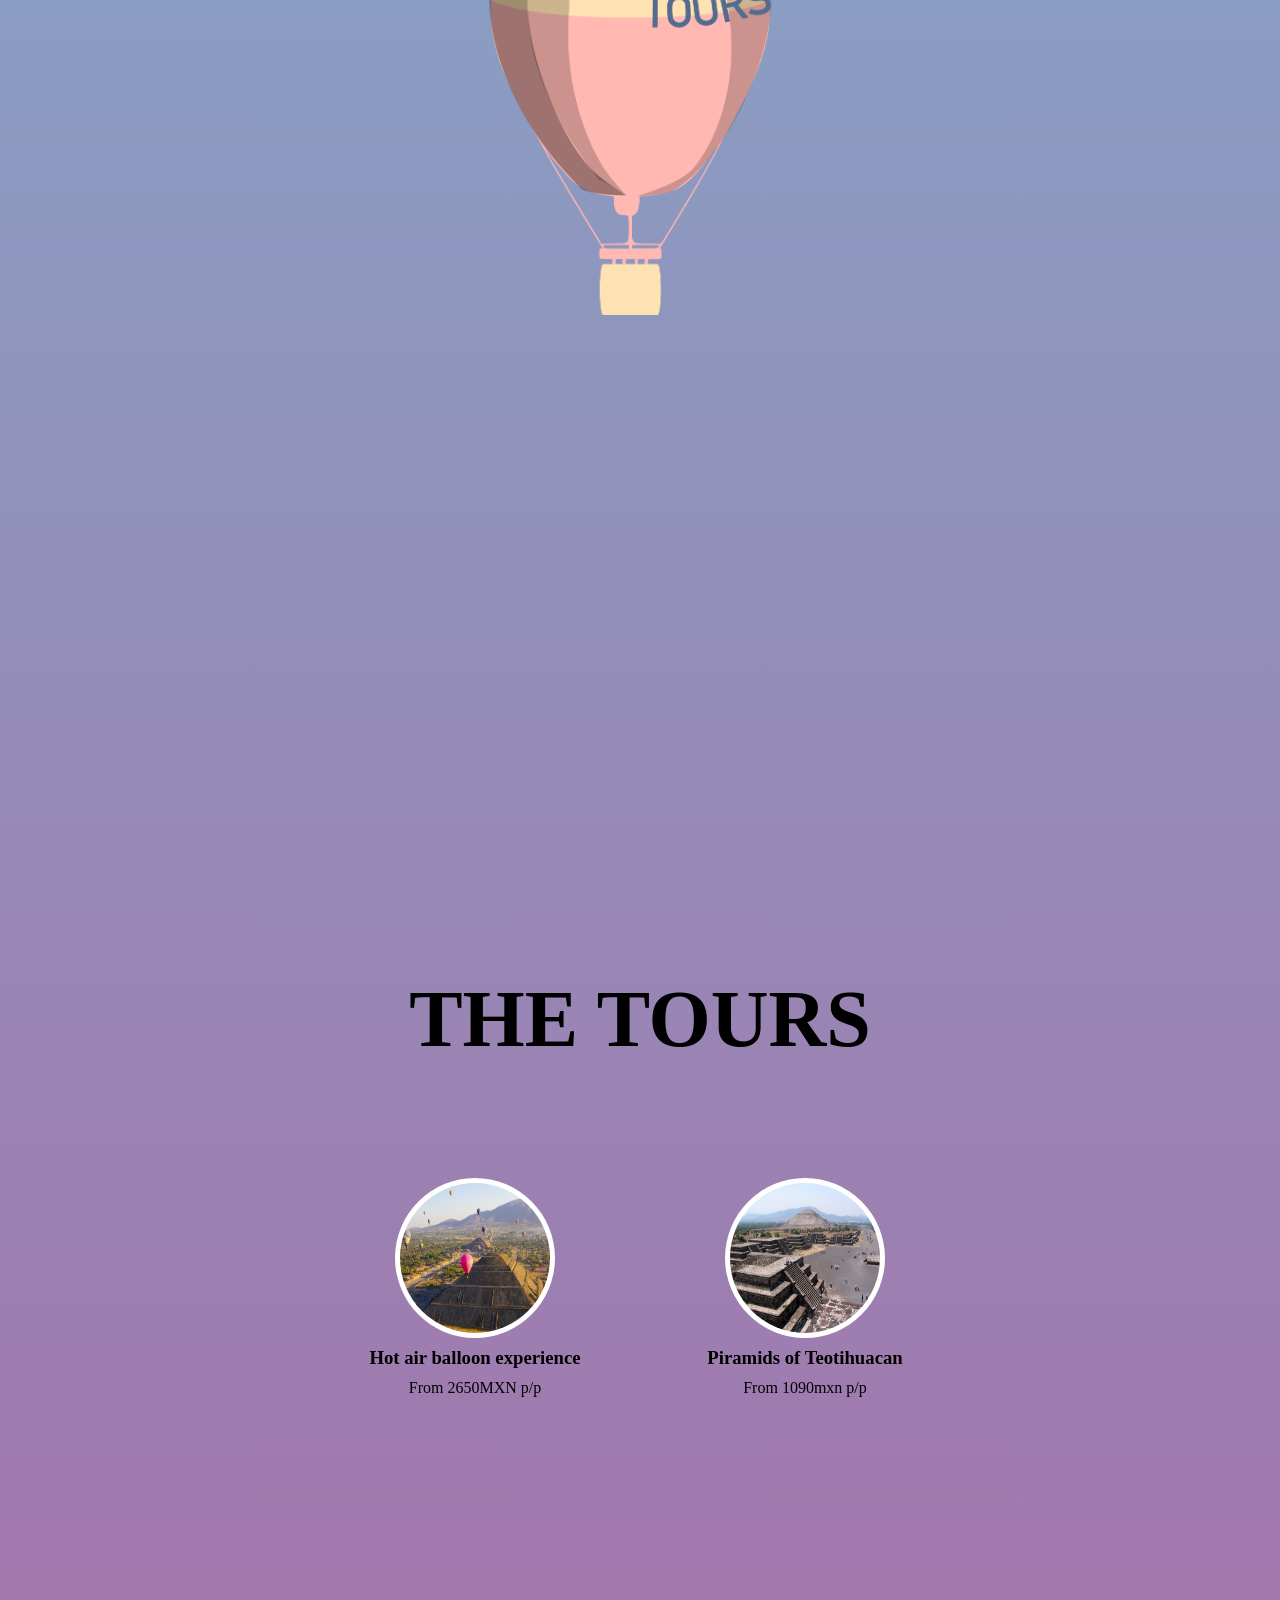
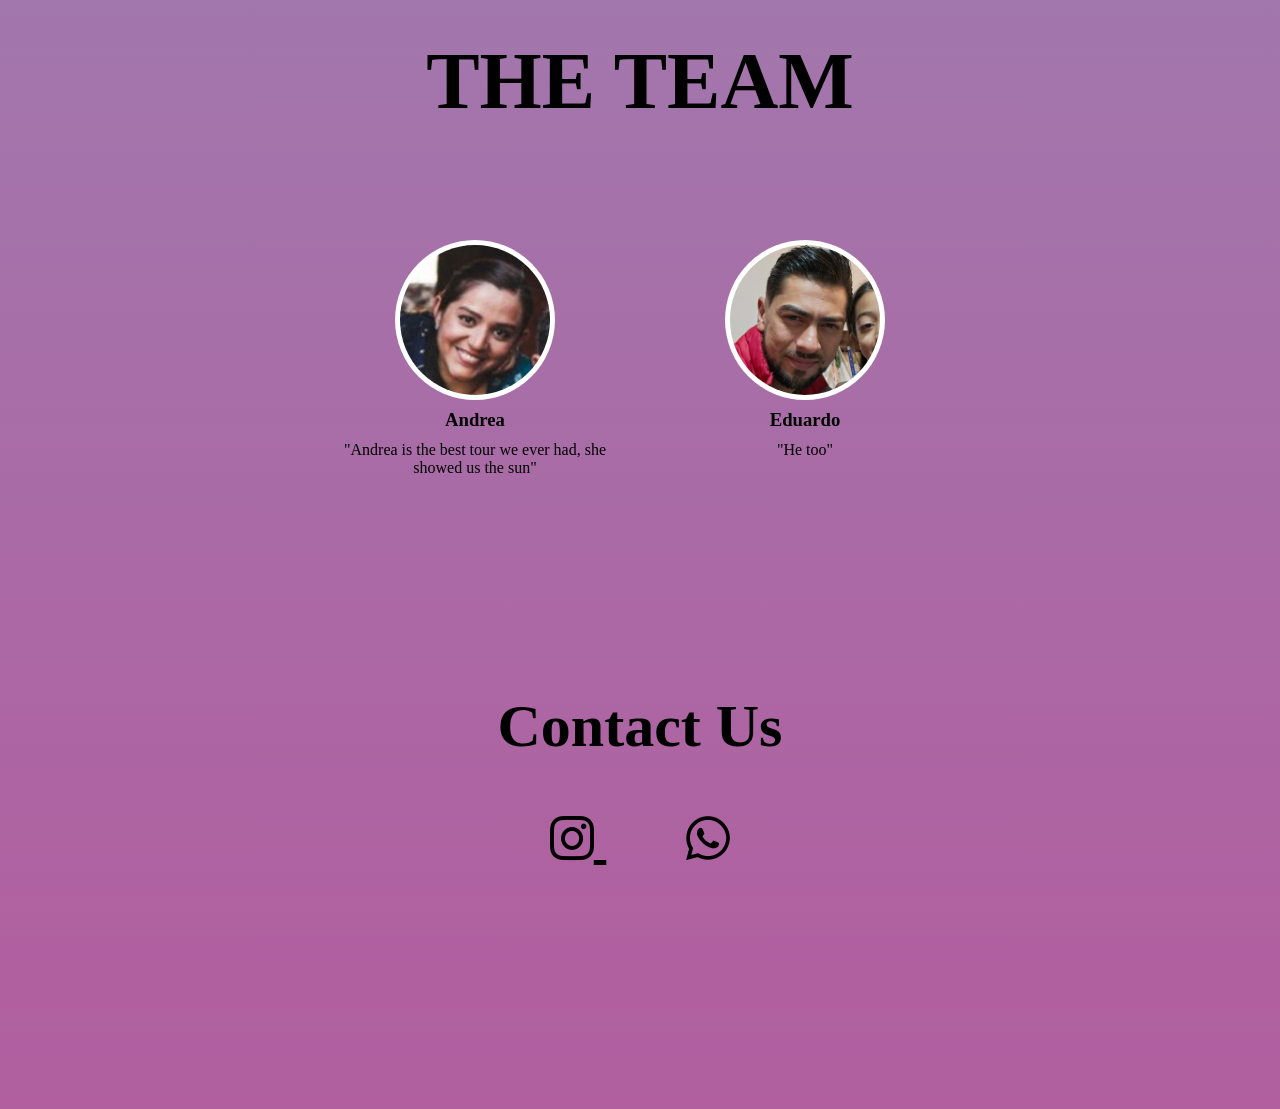
<file: index.html>
<!DOCTYPE html>
<html lang="en">
<head>
    <meta charset="UTF-8">
    <meta name="viewport" content="width=device-width, initial-scale=1.0">
    <title>Tour Company</title>
    <link rel="stylesheet" href="style.css">
    <link rel="preconnect" href="https://fonts.googleapis.com">
    <link rel="preconnect" href="https://fonts.gstatic.com" crossorigin>
    <link href="https://fonts.googleapis.com/css2?family=Lato:ital,wght@0,100;0,300;0,400;0,700;0,900;1,100;1,300;1,400;1,700;1,900&display=swap" rel="stylesheet">
    <link rel="stylesheet" href="https://cdnjs.cloudflare.com/ajax/libs/font-awesome/6.1.1/css/all.min.css">

</head>
<body>
    <div id="balloon"></div>
    <div class="clouds"></div>
    <div class="clouds"></div>
    <div class="clouds"></div> 
    <div class="clouds"></div>
    <div class="clouds"></div>
    <div class="clouds"></div> 
    <div class="spacer"></div>
    <div class="tour-header"><h1>THE TOURS</h1></div>
    <main id="mainContent">
        <section id="tourGrid">
        <div class="tour">
            <img src="images/HotAirBallon.webp" alt="Tour 1 Description" class="tour-image">
            <div class="tour-info">
                <h3>Hot air balloon experience </h3>
                <p>From 2650MXN p/p</p>
            </div>
        </div>
        <div class="tour">
            <img src="images/teotihuacan.jpg" alt="Tour 1 Description" class="tour-image">
            <div class="tour-info">
                <h3>Piramids of Teotihuacan</h3>
                <p>From 1090mxn p/p</p>
            </div>
        </div>
        </section>
        
        <div class="tour-header"><h1>THE TEAM</h1></div>

        <section id="tourGrid">
        <div class="tour">
            <img src="images/Andrea.png" alt="Andrea" class="tour-image">
            <div class="tour-info">
                <h3>Andrea</h3>
                <p>"Andrea is the best tour we ever had, she showed us the sun"</p>
            </div>
        </div>
        <div class="tour">
            <img src="images/Eduardo.jpg" alt="Eduardo" class="tour-image">
            <div class="tour-info">
                <h3>Eduardo</h3>
                <p>"He too"</p>
            </div>
        </div>
        </section>


        <div class="contact-us">
        <h2>Contact Us</h2>
            <a href="https://www.instagram.com/mexicocitytours" target="_blank" rel="noopener noreferrer" class="social-icon"><i class="fab fa-instagram"></i>
            </a>
            <a href="https://wa.me/005215523413276" target="_blank" rel="noopener noreferrer" class="social-icon">
                <i class="fab fa-whatsapp"></i>
            </a>
     </div>

    </main>

    <script src="script.js"></script>
</body>
</html>
</file>
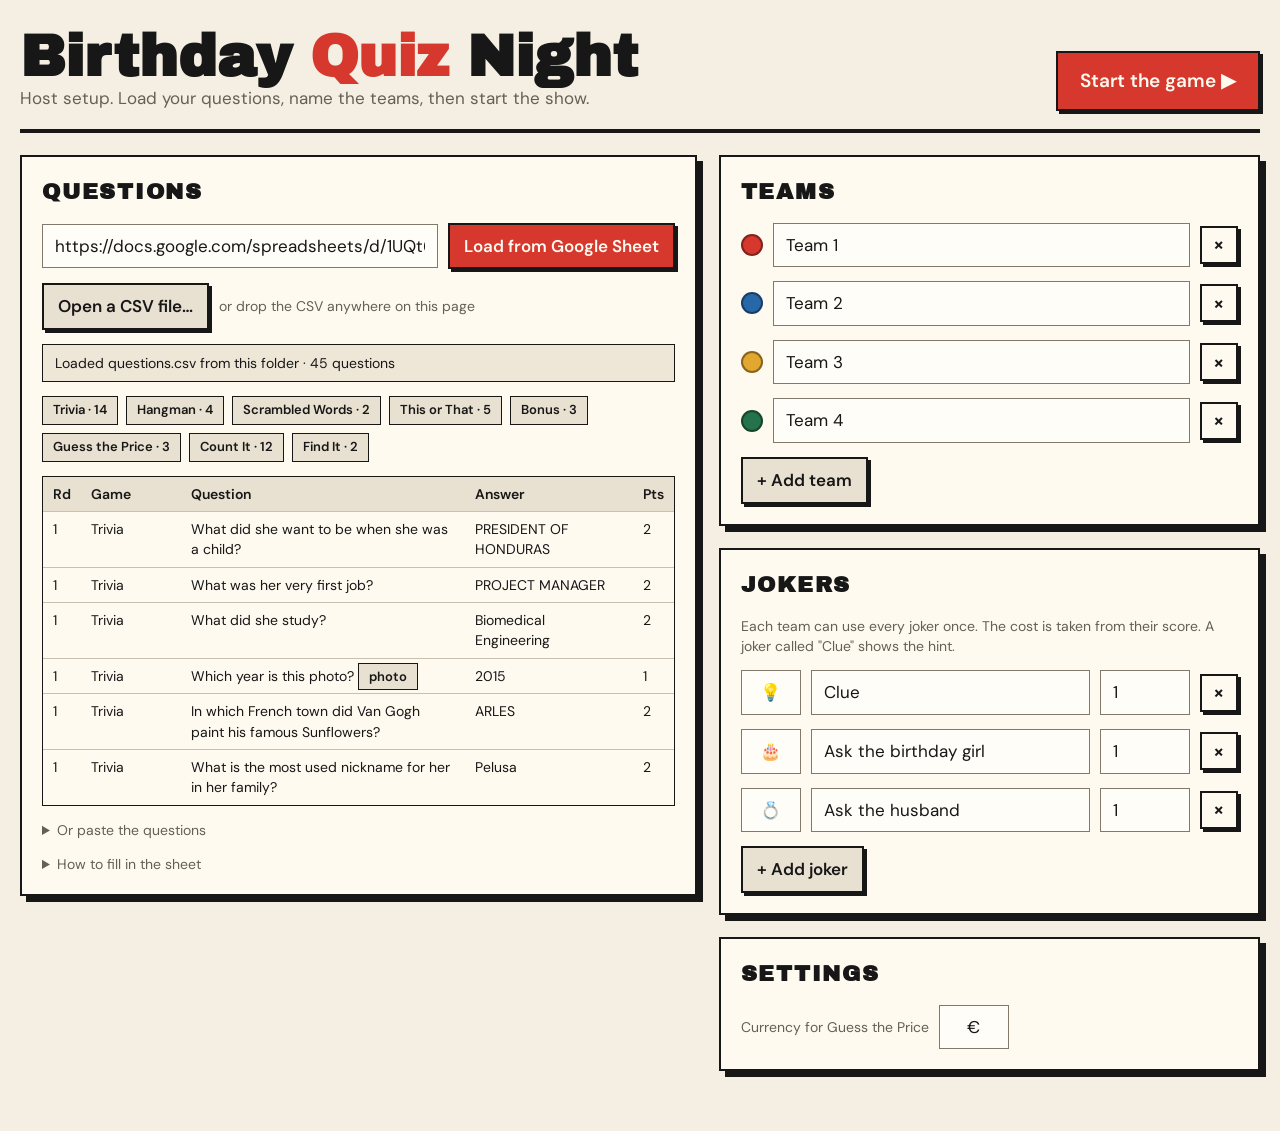
<file: quiz.html>
<!DOCTYPE html>
<html lang="en">
<head>
<meta charset="utf-8">
<meta name="viewport" content="width=device-width, initial-scale=1">
<title>Birthday Party Quiz</title>
<link rel="preconnect" href="https://fonts.googleapis.com">
<link rel="preconnect" href="https://fonts.gstatic.com" crossorigin>
<link href="https://fonts.googleapis.com/css2?family=Archivo+Black&family=DM+Sans:wght@400;500;600;700&display=swap" rel="stylesheet">
<style>
/* Layout idea: a TV-first host console. Big stage on the left, live scoreboard on the right, glaze colors from a potter's kiln. */
:root{
  --bg:#0f1d33;
  --panel:#172a48;
  --panel-2:#1e355a;
  --line:#2c4670;
  --ink:#f4efe4;
  --muted:#a3b3cb;
  --accent:#eaa33c;   /* shino amber */
  --celadon:#8fcbb1;
  --good:#7fd69c;
  --bad:#f27b6b;
  --display:"Bricolage Grotesque", "Trebuchet MS", system-ui, sans-serif;
  --body:"Figtree", "Segoe UI", system-ui, sans-serif;
  --r:14px;
  color-scheme:dark;
}
*{box-sizing:border-box}
html,body{height:100%;margin:0}
body{background:var(--bg);color:var(--ink);font-family:var(--body);font-size:17px;line-height:1.45;
  background-image:radial-gradient(1200px 600px at 85% -10%, #1d3a66 0%, transparent 60%),radial-gradient(900px 500px at -10% 110%, #173b44 0%, transparent 55%);}
button,input,textarea,select{font:inherit;color:inherit}
button{cursor:pointer}
:focus-visible{outline:3px solid var(--accent);outline-offset:2px}
h1,h2,h3{font-family:var(--display);margin:0;text-wrap:balance;letter-spacing:-.01em}
.muted{color:var(--muted)}
.small{font-size:14px}
#app{height:100%}

/* buttons */
.btn{border:1px solid var(--line);background:var(--panel-2);border-radius:10px;padding:9px 14px;font-weight:600;display:inline-flex;align-items:center;gap:8px;transition:transform .08s, background .15s}
.btn:hover{background:#26426d}
.btn:active{transform:translateY(1px)}
.btn.primary{background:var(--accent);border-color:var(--accent);color:#1b1408}
.btn.primary:hover{background:#f4b55a}
.btn.ghost{background:transparent}
.btn.big{padding:14px 22px;font-size:19px;border-radius:12px}
.btn.danger{border-color:#7a3a35;color:#ffb4a9}
.btn:disabled{opacity:.45;cursor:not-allowed}
.icon-btn{width:38px;height:38px;justify-content:center;padding:0;font-size:20px}

/* setup */
.setup{max-width:1200px;margin:0 auto;padding:28px 20px 60px;display:grid;gap:22px}
.setup-head{display:flex;justify-content:space-between;align-items:flex-end;gap:16px;flex-wrap:wrap}
.setup-head h1{font-size:44px;font-weight:800}
.setup-head h1 span{color:var(--accent)}
.grid2{display:grid;grid-template-columns:1.25fr 1fr;gap:22px;align-items:start}
@media (max-width:900px){.grid2{grid-template-columns:1fr}}
.card{background:var(--panel);border:1px solid var(--line);border-radius:var(--r);padding:20px;display:grid;gap:14px}
.card h2{font-size:22px}
.row{display:flex;gap:10px;align-items:center;flex-wrap:wrap}
.field{background:#0f203b;border:1px solid var(--line);border-radius:10px;padding:9px 12px;min-width:0}
.field:focus{border-color:var(--accent);outline:none}
.grow{flex:1}
textarea.field{width:100%;min-height:90px;font-family:ui-monospace,Menlo,monospace;font-size:13px}
.status{font-size:14px;padding:8px 12px;border-radius:8px;background:#0f203b;border:1px solid var(--line)}
.status.ok{border-color:#2f6b4a;color:var(--good)}
.status.err{border-color:#7a3a35;color:#ffb4a9}
.chips{display:flex;gap:8px;flex-wrap:wrap}
.chip{font-size:13px;font-weight:600;padding:4px 10px;border-radius:99px;background:var(--panel-2);border:1px solid var(--line)}
.qlist{max-height:330px;overflow:auto;border:1px solid var(--line);border-radius:10px}
.qlist table{width:100%;border-collapse:collapse;font-size:14px}
.qlist td,.qlist th{padding:7px 10px;border-bottom:1px solid #22395e;text-align:left;vertical-align:top}
.qlist th{position:sticky;top:0;background:var(--panel-2);font-weight:600}
.team-edit{display:grid;grid-template-columns:22px 1fr 38px;gap:10px;align-items:center}
.dot{width:22px;height:22px;border-radius:50%;border:2px solid #0006;cursor:pointer}
.joker-edit{display:grid;grid-template-columns:60px 1fr 90px 38px;gap:10px;align-items:center}
.joker-edit .field{width:100%}
details summary{cursor:pointer;color:var(--muted);font-size:14px}
.steps{margin:0;padding-left:20px;font-size:14px;color:var(--muted);display:grid;gap:4px}
.steps b{color:var(--ink)}

/* play */
.play{height:100%;display:grid;grid-template-rows:auto 1fr;}
.topbar{display:flex;align-items:center;gap:14px;padding:12px 20px;border-bottom:1px solid var(--line);background:#0d1a2ecc;flex-wrap:wrap}
.topbar .where{display:flex;align-items:baseline;gap:12px;flex:1;min-width:200px}
.topbar .round{font-family:var(--display);font-weight:800;font-size:22px}
.topbar .round em{font-style:normal;color:var(--accent)}
.topbar select{max-width:240px}
.main{display:grid;grid-template-columns:1fr 330px;min-height:0}
@media (max-width:1000px){.main{grid-template-columns:1fr}}
.stage{padding:24px 28px;display:grid;grid-template-rows:1fr auto;gap:18px;min-height:0;overflow:auto}
.stage-inner{display:grid;align-content:center;justify-items:center;gap:22px;text-align:center}
.qtag{font-size:14px;font-weight:700;letter-spacing:.08em;text-transform:uppercase;color:var(--celadon)}
.question{font-family:var(--display);font-weight:700;font-size:clamp(28px,3.4vw,52px);line-height:1.12;max-width:26ch}
.answer{font-family:var(--display);font-weight:800;font-size:clamp(30px,3.6vw,56px);color:var(--accent);animation:pop .35s ease-out}
.answer-label{font-size:14px;color:var(--muted);text-transform:uppercase;letter-spacing:.1em;font-weight:700}
@keyframes pop{from{transform:scale(.85);opacity:0}to{transform:scale(1);opacity:1}}
.hint{background:#2a2412;border:1px dashed var(--accent);color:#f7d9a6;padding:10px 18px;border-radius:12px;font-size:20px}
.photo{max-width:min(720px,100%);max-height:46vh;border-radius:14px;border:1px solid var(--line);display:grid;place-items:center;overflow:hidden;background:#0c182b;min-height:120px;min-width:240px}
.photo img{max-width:100%;max-height:46vh;display:block}
.photo .ph{padding:24px;color:var(--muted);font-size:15px;max-width:40ch}
.controls{display:flex;gap:10px;justify-content:center;flex-wrap:wrap;padding-top:6px;border-top:1px solid var(--line)}
.controls .btn{padding:12px 18px}

/* trivia options */
.options{display:grid;grid-template-columns:repeat(2,minmax(220px,1fr));gap:14px;width:min(900px,100%)}
@media (max-width:600px){.options{grid-template-columns:1fr}}
.opt{display:flex;gap:14px;align-items:center;text-align:left;padding:16px 18px;border-radius:14px;background:var(--panel);border:2px solid var(--line);font-size:24px;font-weight:600}
.opt b{font-family:var(--display);width:40px;height:40px;border-radius:10px;display:grid;place-items:center;background:var(--panel-2);color:var(--celadon);flex:none}
.opt.correct{border-color:var(--good);background:#173d2c}
.opt.correct b{background:var(--good);color:#0b2416}
.opt.dim{opacity:.35}

/* hangman */
.hang{display:grid;grid-template-columns:220px 1fr;gap:30px;align-items:center;width:min(1000px,100%)}
@media (max-width:760px){.hang{grid-template-columns:1fr;justify-items:center}}
.pot svg{width:200px;height:220px}
.pot .body{fill:#c9875a;stroke:#f2d3b4;stroke-width:3}
.pot .rim{fill:#a96a42}
.pot .crack{fill:none;stroke:#1a0f08;stroke-width:4;stroke-linecap:round;stroke-linejoin:round;opacity:0;transition:opacity .3s}
.pot .crack.on{opacity:1}
.pot.broken .body{fill:#8a4a3a;animation:shake .5s}
@keyframes shake{20%{transform:translateX(-6px)}40%{transform:translateX(6px)}60%{transform:translateX(-4px)}80%{transform:translateX(3px)}}
.lives{font-weight:700;color:var(--muted);margin-top:6px}
.word{display:flex;flex-wrap:wrap;gap:10px;justify-content:center;margin-bottom:18px}
.word .w{display:flex;gap:8px}
.slot{width:48px;height:62px;border-bottom:4px solid var(--celadon);font-family:var(--display);font-weight:800;font-size:42px;display:grid;place-items:center}
.slot.rev{color:var(--accent)}
.slot.sym{border-bottom-color:transparent}
.keys{display:flex;flex-wrap:wrap;gap:7px;justify-content:center;max-width:640px;margin:0 auto}
.key{width:44px;height:46px;border-radius:9px;border:1px solid var(--line);background:var(--panel-2);font-weight:700;font-size:19px}
.key.hit{background:#1d4a36;border-color:var(--good);color:var(--good)}
.key.miss{background:#3c1f22;border-color:#7a3a35;color:#ff9c8f;text-decoration:line-through}
.turn{display:inline-flex;align-items:center;gap:10px;padding:8px 16px;border-radius:99px;background:var(--panel);border:1px solid var(--line);font-weight:700;margin-bottom:14px}
.turn i{width:14px;height:14px;border-radius:50%}
.banner{font-family:var(--display);font-weight:800;font-size:30px}
.banner.win{color:var(--good)} .banner.lose{color:var(--bad)}

/* scramble */
.tiles{display:flex;flex-wrap:wrap;gap:22px;justify-content:center}
.tiles .w{display:flex;gap:8px}
.tile{width:64px;height:72px;border-radius:12px;background:linear-gradient(#f3e3cb,#e1c7a3);color:#3a2414;font-family:var(--display);font-weight:800;font-size:40px;display:grid;place-items:center;box-shadow:0 5px 0 #a8845c,0 10px 20px #0005}
.tile.fixed{background:linear-gradient(#cdeedd,#9fd3b9);box-shadow:0 5px 0 #5f9e80,0 10px 20px #0005}

/* closest number */
.guesses{display:grid;gap:10px;width:min(640px,100%)}
.guess{display:grid;grid-template-columns:16px 1fr 170px 130px;gap:12px;align-items:center;background:var(--panel);border:1px solid var(--line);border-radius:12px;padding:10px 14px;text-align:left}
.guess i{width:16px;height:16px;border-radius:50%}
.guess input{width:100%;font-size:22px;font-weight:700;text-align:right;font-variant-numeric:tabular-nums}
.guess .diff{font-size:15px;color:var(--muted);text-align:right;font-variant-numeric:tabular-nums}
.guess.best{border-color:var(--good);background:#173d2c}
.guess.best .diff{color:var(--good);font-weight:700}
@media (max-width:600px){.guess{grid-template-columns:16px 1fr 110px}.guess .diff{grid-column:2/4}}

/* timer */
.timer{display:inline-flex;align-items:center;gap:12px;padding:8px 10px 8px 18px;border-radius:99px;background:var(--panel);border:1px solid var(--line)}
.timer .t{font-family:var(--display);font-weight:800;font-size:34px;font-variant-numeric:tabular-nums;min-width:3.2ch;text-align:center}
.timer.big .t{font-size:76px}
.timer.low .t{color:var(--bad)}
.timer.done{animation:flash 1s infinite}
@keyframes flash{50%{background:#5a2420}}
.find-word{font-family:var(--display);font-weight:800;font-size:22px;letter-spacing:.2em;color:var(--accent)}

/* intro */
.intro{display:grid;justify-items:center;gap:16px;text-align:center;align-content:center}
.intro .num{font-size:18px;font-weight:700;letter-spacing:.2em;text-transform:uppercase;color:var(--celadon)}
.intro h2{font-size:clamp(48px,6vw,96px);font-weight:800;color:var(--accent);line-height:1}
.intro p{font-size:24px;max-width:34ch;margin:0}

/* scoreboard */
.board{border-left:1px solid var(--line);background:#0d1a2e99;padding:16px;display:flex;flex-direction:column;gap:12px;overflow:auto}
@media (max-width:1000px){.board{border-left:0;border-top:1px solid var(--line)}}
.board h3{font-size:16px;letter-spacing:.12em;text-transform:uppercase;color:var(--muted)}
.team{flex:none;border-radius:12px;background:var(--panel);border:1px solid var(--line);padding:12px;display:grid;gap:10px;position:relative;overflow:hidden}
.team::before{content:"";position:absolute;inset:0 auto 0 0;width:6px;background:var(--tc)}
.team.lead{border-color:var(--accent)}
.team .top{display:flex;align-items:center;gap:10px;padding-left:6px}
.team .name{font-weight:700;font-size:18px;flex:1;min-width:0;overflow-wrap:anywhere}
.team .score{font-family:var(--display);font-weight:800;font-size:40px;font-variant-numeric:tabular-nums;line-height:1}
.team .score.bump{animation:pop .35s}
.team .acts{display:flex;gap:6px;align-items:center;padding-left:6px;flex-wrap:wrap}
.team .acts .btn{padding:5px 10px;font-size:15px}
.award.on{background:#1d4a36;border-color:var(--good);color:var(--good)}
.jokers{display:flex;gap:6px;padding-left:6px;flex-wrap:wrap}
.joker{border:1px solid var(--line);background:var(--panel-2);border-radius:99px;padding:4px 10px;font-size:14px;font-weight:600;display:inline-flex;gap:6px;align-items:center}
.joker.used{opacity:.4;text-decoration:line-through;background:transparent}
.board .legend{font-size:13px;color:var(--muted)}

/* end */
.end{height:100%;display:grid;grid-template-rows:auto 1fr auto;padding:30px 20px;gap:20px;position:relative;overflow:auto}
.end h1{text-align:center;font-size:clamp(40px,5vw,76px);font-weight:800}
.end h1 span{color:var(--accent)}
.podium{display:flex;justify-content:center;align-items:flex-end;gap:16px;flex-wrap:wrap}
.pod{width:210px;display:grid;gap:10px;text-align:center}
.pod .bar{border-radius:14px 14px 0 0;background:var(--tc);display:grid;place-items:start center;padding-top:14px;color:#13202f;font-family:var(--display);font-weight:800;font-size:46px}
.pod .n{font-weight:700;font-size:22px}
.pod .s{font-family:var(--display);font-weight:800;font-size:30px}
.rest{display:flex;gap:10px;justify-content:center;flex-wrap:wrap}
.end .row{justify-content:center}
#confetti{position:fixed;inset:0;pointer-events:none;z-index:5}
.toast{position:fixed;top:80px;left:50%;transform:translateX(-50%);background:var(--panel-2);border:1px solid var(--line);padding:10px 18px;border-radius:10px;z-index:9;font-weight:600}
@media (prefers-reduced-motion:reduce){*{animation:none!important;transition:none!important}}

/* Poster-inspired visual system: paper, ink, and hard-edged color fields. */
:root{
  --bg:#f4efe2;
  --panel:#fffaf0;
  --panel-2:#e8e0d0;
  --line:#171717;
  --ink:#171717;
  --muted:#655f56;
  --accent:#d6382d;
  --celadon:#1e6091;
  --good:#25734b;
  --bad:#bd3028;
  --display:"Archivo Black", "Arial Black", sans-serif;
  --body:"DM Sans", "Helvetica Neue", sans-serif;
  --r:0;
  color-scheme:light;
}
body{
  background-color:var(--bg);
  background-image:linear-gradient(90deg,transparent 0 49.8%,#1717170b 49.8% 50%,transparent 50% 100%);
  background-size:80px 100%;
}
h1,h2,h3{letter-spacing:0}
.setup{max-width:1320px}
.setup-head{border-bottom:4px solid var(--ink);padding-bottom:18px}
.setup-head h1{font-size:clamp(38px,5vw,58px);line-height:1}
.setup-head h1 span,.end h1 span{color:var(--accent)}
.card,.team,.guess,.status,.qlist,.photo,.opt,.turn,.timer,.key,.joker,.chip{
  border-radius:0;
}
.card{
  background:var(--panel);
  border:2px solid var(--ink);
  box-shadow:6px 6px 0 var(--ink);
}
.card h2,.board h3,.answer-label,.qtag,.find-word,.intro .num{
  text-transform:uppercase;
  letter-spacing:.08em;
}
.btn{
  border:2px solid var(--ink);
  border-radius:0;
  background:var(--panel-2);
  color:var(--ink);
  box-shadow:3px 3px 0 var(--ink);
  transition:transform .12s,box-shadow .12s,background .15s;
}
.btn:hover{background:#d8d0c0}
.btn:active{transform:translate(2px,2px);box-shadow:1px 1px 0 var(--ink)}
.btn.primary{background:var(--accent);border-color:var(--ink);color:#fffaf0}
.btn.primary:hover{background:#b92e25}
.btn.big{border-radius:0}
.btn.danger{border-color:var(--accent);color:var(--accent)}
.field{
  background:#fffdf7;
  color:var(--ink);
  border:1px solid #82796b;
  border-radius:0;
}
.field:focus{border-color:var(--accent)}
.status{background:#eee7d8;border:1px solid var(--ink)}
.status.ok{border-color:var(--good);color:var(--good)}
.status.err{border-color:var(--bad);color:var(--bad)}
.chip{background:var(--panel-2);border:1px solid var(--ink)}
.qlist{border:1px solid var(--ink)}
.qlist td,.qlist th{border-bottom:1px solid #c9c0af}
.qlist th{background:#e8e0d0;color:var(--ink)}
.topbar{
  background:var(--ink);
  color:var(--bg);
  border-bottom:4px solid var(--accent);
}
.topbar .muted{color:#d2cbbb}
.topbar .round em{color:#f2c340}
.topbar .field{background:#fffaf0;color:var(--ink)}
.main{grid-template-columns:minmax(0,1fr) 310px}
.stage{background:#f8f3e8}
.question{font-weight:700}
.answer{color:var(--accent)}
.hint{background:#f2c340;border:2px solid var(--ink);border-radius:0;color:var(--ink)}
.controls{border-top:2px solid var(--ink)}
.opt{background:var(--panel);border:2px solid var(--ink);box-shadow:4px 4px 0 var(--ink)}
.opt b{background:#2868a8;color:#fffaf0;border-radius:0}
.opt.correct{background:#dce9d9;border-color:var(--good)}
.opt.correct b{background:var(--good);color:white}
.pot .body{fill:#e2a72e;stroke:var(--ink)}
.pot .rim{fill:#d6382d}
.pot .crack{stroke:var(--ink)}
.pot.broken .body{fill:#d6382d}
.slot{border-bottom-color:#2868a8}
.key{background:#2868a8;color:#fffaf0;border:1px solid var(--ink);border-radius:0;box-shadow:2px 2px 0 var(--ink)}
.key.hit{background:#25734b;color:white}
.key.miss{background:#f0d7d1;color:#a52d25}
.tile{border-radius:0;background:#f2c340;color:var(--ink);box-shadow:4px 4px 0 var(--ink)}
.tile.fixed{background:#2868a8;color:white;box-shadow:4px 4px 0 var(--ink)}
.guess{background:var(--panel);border:1px solid var(--ink)}
.guess.best{background:#dce9d9;border-color:var(--good)}
.timer{background:var(--ink);color:var(--bg);border:2px solid var(--ink);border-radius:0}
.timer .btn{background:#f2c340;color:var(--ink)}
.timer.low .t{color:#ff7768}
.timer.done{animation:flash 1s infinite}
@keyframes flash{50%{background:#8f241f}}
.intro h2{color:var(--accent);font-size:clamp(52px,8vw,112px)}
.intro p{font-size:22px}
.board{border-left:2px solid var(--ink);background:#e8e0d0;padding:18px}
.board h3{color:var(--muted)}
.team{background:var(--panel);border:1px solid var(--ink);box-shadow:3px 3px 0 #17171730}
.team.lead{border:2px solid var(--accent)}
.team .score{color:var(--ink)}
.award.on{background:#dce9d9;border-color:var(--good);color:var(--good)}
.winner-mark{color:var(--good);font-size:13px;font-weight:700;text-transform:uppercase}
.or-choices{display:flex;align-items:stretch;justify-content:center;gap:14px;width:min(900px,100%)}
.or-choice{flex:1;min-width:0;padding:24px 18px;background:#2868a8;color:#fffaf0;border:2px solid var(--ink);box-shadow:5px 5px 0 var(--ink);font-family:var(--display);font-size:clamp(24px,4vw,48px);overflow-wrap:anywhere}
.or-choice.correct{background:#25734b}
.or-word{align-self:center;color:var(--accent);font-family:var(--display);font-size:20px}
.or-status,.bonus-status{background:var(--panel-2);border-left:5px solid var(--accent);padding:10px 14px;font-weight:700}
.bonus-status{font-size:16px}
.bonus-clues{display:grid;gap:12px;width:min(760px,100%);text-align:left}
.bonus-clue{padding:14px 18px;background:var(--panel);border:2px solid var(--ink);box-shadow:4px 4px 0 var(--ink);font-size:22px}
.bonus-clue b{display:block;color:var(--accent);font-size:13px;text-transform:uppercase}
.bonus-reveal{font-size:20px;justify-self:center}
.joker-menu{padding-left:6px}
.joker-menu summary{cursor:pointer;list-style:none;color:var(--muted);font-size:13px;font-weight:700;text-transform:uppercase}
.joker-menu summary::-webkit-details-marker{display:none}
.joker-menu summary::after{content:" +";color:var(--accent)}
.joker-menu[open] summary::after{content:" −"}
.joker-menu .jokers{padding-left:0;margin-top:8px}
.joker{background:var(--panel-2);border:1px solid var(--ink)}
.end{background:var(--bg)}
.pod .bar{border-radius:0 0 0 0;border:2px solid var(--ink);border-bottom:0}
.rest .chip{background:var(--panel);border:1px solid var(--ink)}
.toast{background:var(--ink);color:var(--bg);border:2px solid var(--accent);border-radius:0}
@media(max-width:1000px){
  .board{border-left:0;border-top:2px solid var(--ink)}
}
@media(max-width:600px){
  .setup{padding:20px 16px 40px}
  .card{padding:16px;box-shadow:4px 4px 0 var(--ink)}
  .topbar{padding:10px 12px}
  .stage{padding:20px 16px}
  .or-choices{gap:8px}
  .or-choice{padding:18px 10px}
}
</style>
</head>
<body>
<div id="app"></div>
<canvas id="confetti" hidden></canvas>
<script>
(function(){
"use strict";

/* ---------- constants ---------- */
const STORE_KEY = "bdquiz.v1";
const DEFAULT_SHEET = "https://docs.google.com/spreadsheets/d/1UQt6ASEEZnTbt0VeJ_ZLrmOKD5Ehrx90DRoRGzxM5FA/edit";
const TEAM_COLORS = ["#d6382d","#2868a8","#e2a72e","#25734b","#bb4670","#6548a5","#168c91","#343434"];
const MAX_WRONG = 7;
const GAMES = {
  trivia:   {name:"Trivia",              rules:"Read the question and write down your answer. Every team that gets it right scores."},
  hangman:  {name:"Hangman",             rules:"Teams take turns calling a letter. A right letter means you go again. Seven wrong letters and the pot breaks! Solve the word to win the points."},
  scramble: {name:"Scrambled Words",     rules:"Unscramble the letters. The first team to call out the right word wins the points."},
  or:       {name:"This or That",        rules:"Ask the birthday person's preference. Mark each team that guessed correctly, then reveal the answer to split the points."},
  bonus:    {name:"Bonus",               rules:"Only the two lowest-scoring teams can play. Three clues are revealed one at a time; the first correct answer wins the most points for answering earliest."},
  price:    {name:"Guess the Price",     rules:"Take a good look at the piece and write down your price. The closest team wins."},
  count:    {name:"Count It",            rules:"Go and count! Write down your number. The closest team wins."},
  find:     {name:"Find It",             rules:"Run! The first team to bring it back wins the points."}
};
const COLS = ["round","game","question","answer","options","hint","points","image","time"];
const ALIASES = {round:["round","rnd"],game:["game","type"],question:["question","q"],answer:["answer","a"],options:["options","choices"],hint:["hint","clue"],points:["points","pts","score"],image:["image","photo","picture","img"],time:["time","timer","seconds","secs"]};
const SAMPLE = `Round,Game,Question,Answer,Options,Hint,Points,Image,Time
1,trivia,In which year did the birthday girl make her first pottery piece?,2012,2009|2012|2015|2018,It was before she moved to this city,2,,
1,trivia,At roughly what temperature is stoneware fired?,1250 °C,600 °C|900 °C|1250 °C|2000 °C,Hotter than a pizza oven. Much hotter.,1,,
1,trivia,What is a glaze mostly made of?,Glass,Glass|Paint|Wax|Sugar,It becomes shiny and hard in the kiln,1,,
1,trivia,Photo question: where was this photo taken?,Lisbon,,It's in Portugal,2,,
2,hangman,A Japanese technique to repair broken pottery with gold,KINTSUGI,,It starts with K,3,,
2,hangman,The birthday girl's favorite dessert,TIRAMISU,,It's Italian,3,,
3,scramble,Where pottery gets fired,KILN,,It's a kind of oven,2,,
3,scramble,A pottery word,CERAMICS,,It starts with C,2,,
3,scramble,Something potters put on a piece before firing,GLAZE,,It makes pieces shiny,2,,
4,or,Which would she choose for dinner?,Pizza,Doner|Pizza,,2,,
4,or,Which would she rather have with coffee?,Cake,Cake|Fruit,,1,,
5,price,"How much does the big blue vase cost? (item 1 on the table)",85,,,3,,
5,price,"How much is the set of 4 mugs? (item 2 on the table)",120,,,3,,
6,count,How many books are on the living room shelf?,147,,,3,,90
6,count,How many plants are in the apartment?,23,,,3,,120
7,find,Find something made by the birthday girl that is green!,,,,3,,90
7,find,Bring a photo of the birthday girl as a child!,,,,3,,120
8,bonus,What is the Japanese art of repairing pottery with gold?,Kintsugi,,A Japanese repair technique|It uses gold to join broken pieces|It begins with K,3,,
9,bonus,What do potters call the oven used to fire clay?,Kiln,,It gets very hot|Potters fire their work inside it|It begins with K,3,,`;

/* ---------- state ---------- */
function defaultState(){
  return {
    phase:"setup",
    sheetUrl:DEFAULT_SHEET,
    currency:"€",
    questions:parseQuestions(SAMPLE),
    source:"Sample questions (same as your Google Sheet template)",
    teams:[0,1,2,3].map(i=>({name:"Team "+(i+1),color:TEAM_COLORS[i],score:0,used:{}})),
    jokers:[
      {id:"clue",icon:"💡",name:"Clue",cost:1,hint:true},
      {id:"bday",icon:"🎂",name:"Ask the birthday girl",cost:1,hint:false},
      {id:"husband",icon:"💍",name:"Ask the husband",cost:1,hint:false}
    ],
    idx:0,
    qs:{}
  };
}
let S;
try{ S = JSON.parse(localStorage.getItem(STORE_KEY)); }catch(e){ S = null; }
if(!S || !Array.isArray(S.questions)) S = defaultState();
S.questions.forEach(q=>{ if(q.game==="finish") q.game="or"; else if(q.game==="chaos") q.game="bonus"; });
function save(){ try{ localStorage.setItem(STORE_KEY, JSON.stringify(S)); }catch(e){} }

function Q(){ return S.questions[S.idx]; }
function QS(i){ i = (i==null)?S.idx:i; if(!S.qs[i]) S.qs[i]={revealed:false,resolved:false,correct:{},bonusClue:0,bonusEligible:null,bonusWinner:null,bonusAward:0,hint:false,letters:[],turn:0,guesses:{},awarded:{},scr:null,shown:0,introDone:false}; return S.qs[i]; }

/* ---------- helpers ---------- */
const $ = s=>document.querySelector(s);
function esc(s){ return String(s==null?"":s).replace(/[&<>"']/g,c=>({"&":"&amp;","<":"&lt;",">":"&gt;",'"':"&quot;","'":"&#39;"}[c])); }
function toast(msg){ const t=document.createElement("div"); t.className="toast"; t.textContent=msg; document.body.appendChild(t); setTimeout(()=>t.remove(),2600); }
function parseNum(s){
  s = String(s==null?"":s).replace(/[^\d,.\-]/g,"");
  if(/^-?\d{1,3}(\.\d{3})+(,\d+)?$/.test(s)) s = s.replace(/\./g,"").replace(",",".");
  else if(s.includes(",") && !s.includes(".")) s = s.replace(",",".");
  else s = s.replace(/,/g,"");
  const n = parseFloat(s); return isNaN(n)?null:n;
}
function fmtNum(n){ return (Math.round(n*100)/100).toLocaleString(); }
function normGame(g){
  g = String(g||"").toLowerCase().trim();
  if(/hang/.test(g)) return "hangman";
  if(/scram|anagram|unscr/.test(g)) return "scramble";
  if(/^(or|either|either\/or|this or that)$/.test(g)) return "or";
  if(/chaos|bonus/.test(g)) return "bonus";
  if(/price|cost/.test(g)) return "price";
  if(/count|how many|number|estimat/.test(g)) return "count";
  if(/find|hunt|search|bring/.test(g)) return "find";
  return "trivia";
}

/* ---------- CSV / TSV parsing ---------- */
function parseTable(text){
  text = String(text||"").replace(/^﻿/,"");
  const first = text.split(/\r?\n/)[0]||"";
  const d = first.includes("\t") ? "\t" : ",";
  const rows=[]; let row=[], cell="", q=false;
  for(let i=0;i<text.length;i++){
    const c=text[i];
    if(q){
      if(c==='"'){ if(text[i+1]==='"'){cell+='"';i++;} else q=false; }
      else cell+=c;
    }else{
      if(c==='"' && cell==="") q=true;
      else if(c===d){ row.push(cell); cell=""; }
      else if(c==="\n"||c==="\r"){ if(c==="\r"&&text[i+1]==="\n") i++; row.push(cell); rows.push(row); row=[]; cell=""; }
      else cell+=c;
    }
  }
  if(cell!=="" || row.length){ row.push(cell); rows.push(row); }
  return rows.filter(r=>r.some(c=>String(c).trim()!==""));
}
function parseQuestions(text){
  const rows = parseTable(text);
  if(!rows.length) return [];
  let map = {}; let start = 0;
  const head = rows[0].map(h=>String(h).toLowerCase().trim());
  if(head.some(h=>h==="question"||h==="answer")){
    start = 1;
    for(const k of COLS){ const i = head.findIndex(h=>ALIASES[k].includes(h)); if(i>=0) map[k]=i; }
  }else{ COLS.forEach((k,i)=>map[k]=i); }
  const get=(r,k)=> map[k]==null ? "" : String(r[map[k]]==null?"":r[map[k]]).trim();
  const out=[];
  for(const r of rows.slice(start)){
    const q=get(r,"question"), a=get(r,"answer");
    if(!q && !a) continue;
    out.push({
      round:get(r,"round"),
      game:normGame(get(r,"game")),
      q, a,
      options:get(r,"options").split("|").map(s=>s.trim()).filter(Boolean),
      hint:get(r,"hint"),
      points:parseNum(get(r,"points"))||1,
      image:get(r,"image"),
      time:parseInt(get(r,"time"),10)||0
    });
  }
  return out;
}

/* ---------- Google Sheet + CSV loading ---------- */
function driveId(s){
  s=String(s||"").trim();
  let m = s.match(/\/d\/([A-Za-z0-9_-]{15,})/) || s.match(/[?&]id=([A-Za-z0-9_-]{15,})/);
  if(m) return m[1];
  if(/^[A-Za-z0-9_-]{25,}$/.test(s)) return s;
  return null;
}
async function fetchSheetCsv(url){
  const id=driveId(url);
  if(!id) throw new Error("That doesn't look like a Google Sheet link. Copy the link from the browser address bar.");
  const gid=(String(url).match(/[#&?]gid=(\d+)/)||[])[1];
  const tries=[
    `https://docs.google.com/spreadsheets/d/${id}/gviz/tq?tqx=out:csv${gid?"&gid="+gid:""}`,
    `https://docs.google.com/spreadsheets/d/${id}/export?format=csv${gid?"&gid="+gid:""}`
  ];
  let last;
  for(const u of tries){
    try{
      const r=await fetch(u,{cache:"no-store"});
      if(!r.ok) throw new Error("HTTP "+r.status);
      const t=await r.text();
      if(/^\s*<(!doctype|html)/i.test(t)) throw new Error("Google asked for a login");
      return t;
    }catch(e){ last=e; }
  }
  throw new Error("Couldn't read the sheet ("+(last&&last.message||"blocked")+"). In the sheet click Share and set General access to “Anyone with the link”, then try again.");
}
function useQuestions(text, source){
  const qs=parseQuestions(text);
  if(!qs.length) throw new Error("No questions found. Check that the first row has the column names.");
  S.questions=qs; S.source=source; S.qs={}; S.idx=0; save();
  return qs.length;
}

/* ---------- images ---------- */
function imgSrc(val){
  val=String(val||"").trim();
  const id=driveId(val);
  if(id && /google/.test(val)) return `https://lh3.googleusercontent.com/d/${id}=w1600`;
  if(/^(https?:|data:|blob:)/i.test(val)) return val;
  return val.split(/[\/\\]/).map(encodeURIComponent).join("/");
}
function photoHtml(val){
  const msg=`Photo “${esc(val)}” didn't load. Put it next to this page (or in its photos folder) with exactly this name, or use a Google Drive link shared with “Anyone with the link”.`;
  return `<div class="photo"><img src="${esc(imgSrc(val))}" alt="Question photo" onerror="this.parentNode.innerHTML='<div class=ph>'+this.dataset.msg+'</div>'" data-msg="${esc(msg)}"></div>`;
}

/* ---------- timer ---------- */
const T = {left:0,total:0,running:false,iv:null,idx:-1};
function resetTimer(){ clearInterval(T.iv); T.running=false; T.total=(Q()&&Q().time)||0; T.left=T.total; T.idx=S.idx; }
function toggleTimer(){
  if(T.left<=0) T.left=T.total;
  T.running=!T.running;
  clearInterval(T.iv);
  if(T.running) T.iv=setInterval(()=>{ T.left--; if(T.left<=0){ T.left=0; T.running=false; clearInterval(T.iv); beep(); } paintTimer(); },1000);
  paintTimer();
}
function paintTimer(){
  const el=$("#timer"); if(!el) return;
  const m=Math.floor(T.left/60), s=T.left%60;
  el.querySelector(".t").textContent=(m?m+":"+String(s).padStart(2,"0"):s);
  el.classList.toggle("low",T.left<=10 && T.left>0);
  el.classList.toggle("done",T.left===0 && T.total>0);
  const b=el.querySelector("button[data-act=timer]"); if(b) b.textContent=T.running?"Pause":(T.left===0?"Restart":"Start");
}
let actx=null;
function beep(){
  try{
    actx = actx || new (window.AudioContext||window.webkitAudioContext)();
    [0,0.35,0.7].forEach(t=>{ const o=actx.createOscillator(), g=actx.createGain(); o.type="square"; o.frequency.value=660; g.gain.value=.12; o.connect(g); g.connect(actx.destination); o.start(actx.currentTime+t); o.stop(actx.currentTime+t+0.22); });
  }catch(e){}
}

/* ---------- game logic ---------- */
function letterKey(ch){ return ch.toLocaleUpperCase(); }
function isLetter(ch){ return /\p{L}|\p{N}/u.test(ch); }
function hangInfo(q,st){
  const word=q.a.toLocaleUpperCase();
  const letters=new Set([...word].filter(isLetter));
  const wrong=st.letters.filter(l=>!letters.has(l));
  const solved=[...letters].every(l=>st.letters.includes(l));
  return {word,letters,wrong,solved,lost:wrong.length>=MAX_WRONG};
}
function scramble(word){
  const parts=word.toLocaleUpperCase().split(/\s+/).filter(Boolean);
  return parts.map(w=>{
    const a=[...w]; if(a.length<2) return w;
    for(let tries=0;tries<20;tries++){
      for(let i=a.length-1;i>0;i--){ const j=Math.floor(Math.random()*(i+1)); [a[i],a[j]]=[a[j],a[i]]; }
      if(a.join("")!==w || new Set(a).size===1) break;
    }
    return a.join("");
  });
}
function closest(q,st){
  const target=parseNum(q.a); if(target==null) return {target:null,best:[],diffs:{}};
  const diffs={}; let min=Infinity;
  S.teams.forEach((t,i)=>{ const g=parseNum(st.guesses[i]); if(g!=null){ diffs[i]=Math.abs(g-target); if(diffs[i]<min) min=diffs[i]; } });
  const best=Object.keys(diffs).filter(i=>diffs[i]===min).map(Number);
  return {target,best,diffs};
}
function award(ti){
  const st=QS(), q=Q(), t=S.teams[ti];
  if(st.awarded[ti]){ t.score-=st.awarded[ti]; delete st.awarded[ti]; }
  else { st.awarded[ti]=q.points; t.score+=q.points; bump(ti); }
}
function awardClosest(st){
  const winners=new Set(closest(Q(),st).best);
  S.teams.forEach((team,i)=>{ if(st.awarded[i]&&!winners.has(i)) award(i); });
  winners.forEach(i=>{ if(!st.awarded[i]) award(i); });
  return winners.size;
}
function syncOrAwards(st){
  st.correct=st.correct||{};
  st.awarded=st.awarded||{};
  Object.keys(st.awarded).forEach(i=>{ S.teams[i].score-=st.awarded[i]; delete st.awarded[i]; });
  const winners=S.teams.map((team,i)=>i).filter(i=>st.correct[i]);
  if(!winners.length) return 0;
  const totalCents=Math.round(Q().points*100), base=Math.floor(totalCents/winners.length), remainder=totalCents%winners.length;
  winners.forEach((i,n)=>{ const share=(base+(n<remainder?1:0))/100; st.awarded[i]=share; S.teams[i].score+=share; bump(i); });
  return winners.length;
}
function bonusTeams(st){
  if(!Array.isArray(st.bonusEligible)) st.bonusEligible=S.teams.map((team,i)=>({i,score:team.score})).sort((a,b)=>a.score-b.score||a.i-b.i).slice(0,2).map(x=>x.i);
  return st.bonusEligible;
}
function bonusPoints(st){ return Math.max(1,(+Q().points||1)-Math.max(0,st.bonusClue-1)); }
function bonusScore(i,st){
  if(st.bonusWinner!=null||st.revealed||st.bonusClue<1||!bonusTeams(st).includes(i)) return;
  st.bonusAward=bonusPoints(st);
  st.bonusWinner=i;
  S.teams[i].score+=st.bonusAward;
  bump(i);
  toast(`${S.teams[i].name} wins ${fmtNum(st.bonusAward)} bonus points`);
}
function undoBonusScore(st){
  if(st.bonusWinner==null) return;
  S.teams[st.bonusWinner].score-=st.bonusAward;
  st.bonusWinner=null;
  st.bonusAward=0;
}
let bumped=-1; function bump(i){ bumped=i; }
function useJoker(ti,jid){
  const t=S.teams[ti], j=S.jokers.find(x=>x.id===jid); if(!j) return;
  if(t.used[jid]!=null){ t.score+=j.cost; delete t.used[jid]; toast(`${j.name} given back to ${t.name}`); }
  else{ t.score-=j.cost; t.used[jid]=S.idx; if(j.hint) QS().hint=true; toast(`${t.name} used ${j.icon} ${j.name}`+(j.cost?` (−${j.cost})`:"")); }
}
function isRoundStart(i){
  if(i===0) return true;
  const a=S.questions[i], b=S.questions[i-1];
  return a.round!==b.round || a.game!==b.game;
}
function go(i){
  if(i<0||i>=S.questions.length) return;
  S.idx=i; resetTimer(); save(); render();
}

/* ---------- rendering ---------- */
function render(){
  const app=$("#app");
  if(S.phase==="setup") app.innerHTML=renderSetup();
  else if(S.phase==="end") app.innerHTML=renderEnd();
  else app.innerHTML=renderPlay();
  paintTimer();
  bumped=-1;
}

function renderSetup(){
  const counts={}; S.questions.forEach(q=>counts[q.game]=(counts[q.game]||0)+1);
  const chips=Object.keys(GAMES).filter(g=>counts[g]).map(g=>`<span class="chip">${GAMES[g].name} · ${counts[g]}</span>`).join("");
  const rows=S.questions.map((q,i)=>`<tr><td>${esc(q.round)}</td><td>${GAMES[q.game].name}</td><td>${esc(q.q)}${q.image?' <span class="chip">photo</span>':""}</td><td>${esc(q.a)}</td><td>${q.points}</td></tr>`).join("");
  const teams=S.teams.map((t,i)=>`<div class="team-edit">
      <button class="dot" style="background:${t.color}" data-act="team-color" data-i="${i}" aria-label="Change color of ${esc(t.name)}"></button>
      <input class="field" id="team-${i}" value="${esc(t.name)}" data-input="team-name" data-i="${i}" aria-label="Team ${i+1} name">
      <button class="btn icon-btn ghost" data-act="team-del" data-i="${i}" aria-label="Remove ${esc(t.name)}" ${S.teams.length<=2?"disabled":""}>×</button>
    </div>`).join("");
  const jokers=S.jokers.map((j,i)=>`<div class="joker-edit">
      <input class="field" id="jicon-${i}" value="${esc(j.icon)}" data-input="joker-icon" data-i="${i}" aria-label="Joker icon" style="text-align:center">
      <input class="field" id="jname-${i}" value="${esc(j.name)}" data-input="joker-name" data-i="${i}" aria-label="Joker name">
      <input class="field" id="jcost-${i}" type="number" min="0" value="${j.cost}" data-input="joker-cost" data-i="${i}" aria-label="Points it costs">
      <button class="btn icon-btn ghost" data-act="joker-del" data-i="${i}" aria-label="Remove joker">×</button>
    </div>`).join("");
  const started = S.teams.some(t=>t.score) || Object.keys(S.qs).length;
  return `<div class="setup">
    <div class="setup-head">
      <div><h1>Birthday <span>Quiz</span> Night</h1><div class="muted">Host setup. Load your questions, name the teams, then start the show.</div></div>
      <div class="row">
        ${started?`<button class="btn danger" data-act="reset" id="reset-btn">Reset scores</button>`:""}
        <button class="btn primary big" data-act="start" ${S.questions.length?"":"disabled"}>${started?"Continue game ▶":"Start the game ▶"}</button>
      </div>
    </div>
    <div class="grid2">
      <section class="card">
        <h2>Questions</h2>
        <div class="row">
          <input class="field grow" id="sheet-url" value="${esc(S.sheetUrl)}" placeholder="Google Sheet link" aria-label="Google Sheet link">
          <button class="btn primary" data-act="load-sheet">Load from Google Sheet</button>
        </div>
        <div class="row">
          <label class="btn" for="csv-input">Open a CSV file…</label>
          <input type="file" id="csv-input" accept=".csv,.tsv,.txt,text/csv" hidden>
          <span class="small muted">or drop the CSV anywhere on this page</span>
        </div>
        <div id="load-status" class="status">${esc(S.source)} · ${S.questions.length} questions</div>
        <div class="chips">${chips}</div>
        <div class="qlist"><table><thead><tr><th>Rd</th><th>Game</th><th>Question</th><th>Answer</th><th>Pts</th></tr></thead><tbody>${rows}</tbody></table></div>
        <details>
          <summary>Or paste the questions</summary>
          <div style="display:grid;gap:10px;margin-top:10px">
            <div class="small muted">In the sheet, select everything (Ctrl+A / Cmd+A), copy, and paste here.</div>
            <textarea class="field" id="paste-box" placeholder="Round	Game	Question	Answer	Options	Hint	Points	Image	Time"></textarea>
            <div class="row"><button class="btn" data-act="load-paste">Use pasted questions</button><button class="btn ghost" data-act="load-sample">Back to sample questions</button></div>
          </div>
        </details>
        <details>
          <summary>How to fill in the sheet</summary>
          <ul class="steps" style="margin-top:10px">
            <li><b>Game</b>: trivia, hangman, scramble, or, bonus, price, count or find.</li>
            <li><b>Options</b>: trivia choices, or two choices for an or question, separated by | (example: Doner|Pizza).</li>
            <li><b>Bonus</b>: only the two lowest-scoring teams play. Put three clues in Hint, separated by |. Points starts at the listed value and drops by one per clue.</li>
            <li><b>Hint</b>: shown when a team uses the Clue joker.</li>
            <li><b>Points</b>: points for the winner(s); or rounds split points across correct teams; bonus rounds award fewer points for each revealed clue.</li>
            <li><b>Image</b>: a photo file name in the same folder as this page (example: photos/lisbon.jpg), or a Google Drive photo link.</li>
            <li><b>Time</b>: seconds for the countdown (optional, great for count and find).</li>
            <li><b>price / count</b>: put only the number in Answer. The closest guess wins.</li>
          </ul>
        </details>
      </section>
      <div style="display:grid;gap:22px">
        <section class="card">
          <h2>Teams</h2>
          ${teams}
          <div class="row"><button class="btn" data-act="team-add" ${S.teams.length>=8?"disabled":""}>+ Add team</button></div>
        </section>
        <section class="card">
          <h2>Jokers</h2>
          <div class="small muted">Each team can use every joker once. The cost is taken from their score. A joker called "Clue" shows the hint.</div>
          ${jokers}
          <div class="row"><button class="btn" data-act="joker-add">+ Add joker</button></div>
        </section>
        <section class="card">
          <h2>Settings</h2>
          <div class="row"><label for="currency" class="small muted">Currency for Guess the Price</label><input class="field" id="currency" value="${esc(S.currency)}" data-input="currency" style="width:70px;text-align:center"></div>
        </section>
      </div>
    </div>
  </div>`;
}

function teamBoard(){
  const st=QS(), q=Q();
  const max=Math.max(...S.teams.map(t=>t.score));
  const anyScore=S.teams.some(t=>t.score!==0);
  const eligible=q.game==="bonus"?bonusTeams(st):[];
  return S.teams.map((t,i)=>`<div class="team ${anyScore&&t.score===max?"lead":""}" style="--tc:${t.color}">
    <div class="top"><div class="name">${esc(t.name)}</div><div class="score ${bumped===i?"bump":""}">${fmtNum(t.score)}</div></div>
    <div class="acts">
      ${q.game==="price"?(st.resolved&&st.awarded[i]?`<span class="winner-mark">Closest</span>`:""):q.game==="or"?`<button class="btn award ${st.correct&&st.correct[i]?"on":""}" data-act="mark-correct" data-i="${i}">${st.correct&&st.correct[i]?"✓ Correct":"Mark correct"}</button>`:q.game==="bonus"?(st.bonusWinner===i?`<button class="btn award on" data-act="bonus-undo">Undo +${fmtNum(st.bonusAward)}</button>`:eligible.includes(i)?(!st.revealed&&st.bonusClue>0&&st.bonusWinner==null?`<button class="btn primary" data-act="bonus-score" data-i="${i}">Correct · +${fmtNum(bonusPoints(st))}</button>`:`<span class="winner-mark">Eligible</span>`):`<span class="muted small">Not playing</span>`):`<button class="btn award ${st.awarded[i]?"on":""}" data-act="award" data-i="${i}" title="Give this question's points">${st.awarded[i]?"✓ ":""}+${fmtNum(q.points)} correct</button>`}
      <button class="btn icon-btn" style="width:32px;height:32px" data-act="minus" data-i="${i}" aria-label="Minus 1 point for ${esc(t.name)}">−</button>
      <button class="btn icon-btn" style="width:32px;height:32px" data-act="plus" data-i="${i}" aria-label="Plus 1 point for ${esc(t.name)}">+</button>
    </div>
    <details class="joker-menu"><summary>Help · ${S.jokers.filter(j=>t.used[j.id]==null).length}</summary><div class="jokers">${S.jokers.map(j=>`<button class="joker ${t.used[j.id]!=null?"used":""}" data-act="joker" data-i="${i}" data-j="${j.id}" title="${t.used[j.id]!=null?"Used. Click to give it back":"Use "+esc(j.name)+(j.cost?" (−"+j.cost+")":"")}">${esc(j.icon)} ${esc(j.name)}</button>`).join("")}</div></details>
  </div>`).join("");
}

function timerHtml(big){
  if(!Q().time) return "";
  return `<div class="timer ${big?"big":""}" id="timer"><span class="t">0</span><button class="btn primary" data-act="timer">Start</button><button class="btn ghost" data-act="timer-reset" aria-label="Reset timer">↺</button></div>`;
}
function bonusClues(q){ return String(q.hint||"").split("|").map(x=>x.trim()).filter(Boolean).slice(0,3); }

function gameHtml(){
  const q=Q(), st=QS(), g=q.game;
  const photo = q.image ? photoHtml(q.image) : "";
  const hint = g!=="bonus"&&st.hint&&q.hint ? `<div class="hint">💡 ${esc(q.hint)}</div>` : (g!=="bonus"&&st.hint&&!q.hint ? `<div class="hint">No clue written for this question</div>` : "");
  const ans = st.revealed && q.a ? `<div><div class="answer-label">Answer</div><div class="answer">${esc(g==="price"?q.a+" "+S.currency:q.a)}</div></div>` : "";

  if(g==="trivia"){
    let opts="", correct=-1;
    if(q.options.length){
      correct=q.options.findIndex(o=>o.toLowerCase()===q.a.toLowerCase());
      opts=`<div class="options">${q.options.map((o,i)=>`<div class="opt ${st.revealed?(i===correct?"correct":"dim"):""}"><b>${"ABCDEFGH"[i]}</b>${esc(o)}</div>`).join("")}</div>`;
    }
    return `<div class="question">${esc(q.q)}</div>${photo}${opts}${hint}${timerHtml()}${correct>=0&&st.revealed?"":ans}`;
  }
  if(g==="or"){
    const fromOptions=q.options.length>=2;
    const choices=fromOptions?q.options.slice(0,2):q.q.split(/\s+or\s+/i).map(x=>x.replace(/[?!.]+$/g,"").trim());
    const hasChoices=choices.length===2;
    const prompt=fromOptions?q.q:(hasChoices?"Which would the birthday person choose?":q.q);
    const matchesChoice=choice=>choice.trim().replace(/[?!.]+$/g,"").toLowerCase()===q.a.trim().replace(/[?!.]+$/g,"").toLowerCase();
    const choiceHtml=hasChoices?`<div class="or-choices">${choices.map((choice,i)=>`<div class="or-choice ${st.revealed&&matchesChoice(choice)?"correct":""}">${esc(choice)}</div>${i===0?`<span class="or-word">OR</span>`:""}`).join("")}</div>`:"";
    const correctCount=Object.values(st.correct||{}).filter(Boolean).length;
    const result=st.resolved?`<div class="or-status">${correctCount?`${fmtNum(q.points/correctCount)} points each · ${correctCount} correct`:`No teams marked correct`}</div>`:`<div class="or-status">${fmtNum(q.points)} points shared by all correct teams</div>`;
    return `<div class="question">${esc(prompt)}</div>${choiceHtml}${(!hasChoices||!choices.some(matchesChoice))&&st.revealed?ans:""}${result}${photo}${hint}${timerHtml()}`;
  }
  if(g==="bonus"){
    const clues=bonusClues(q), eligible=bonusTeams(st).map(i=>esc(S.teams[i].name)).join(" and ");
    const visibleClues=clues.slice(0,st.bonusClue).map((clue,i)=>`<div class="bonus-clue"><b>Clue ${i+1}</b>${esc(clue)}</div>`).join("");
    const status=st.bonusWinner!=null?`${esc(S.teams[st.bonusWinner].name)} wins ${fmtNum(st.bonusAward)} points.`:st.revealed?"No correct answer; no points awarded.":st.bonusClue?`Clue ${st.bonusClue} of ${clues.length} · ${fmtNum(bonusPoints(st))} points for a correct answer`: `Only ${eligible} can play · reveal a clue to start`;
    const revealClue=!st.revealed&&st.bonusWinner==null&&st.bonusClue<clues.length?`<button class="btn primary big bonus-reveal" data-act="bonus-clue">Reveal clue ${st.bonusClue+1} · ${fmtNum(Math.max(1,(+q.points||1)-st.bonusClue))} pts</button>`:"";
    return `<div class="qtag">Bonus Round</div><div class="question">${esc(q.q)}</div><div class="bonus-status">${status}</div>${revealClue}<div class="bonus-clues">${visibleClues}</div>${ans}${photo}${timerHtml()}`;
  }
  if(g==="hangman"){
    const h=hangInfo(q,st); const show=st.revealed||h.lost;
    const words=h.word.split(/\s+/).map(w=>`<div class="w">${[...w].map(ch=>isLetter(ch)
        ? `<div class="slot ${show&&!st.letters.includes(ch)?"rev":""}">${st.letters.includes(ch)||show?esc(ch):""}</div>`
        : `<div class="slot sym">${esc(ch)}</div>`).join("")}</div>`).join("");
    const base=[..."ABCDEFGHIJKLMNOPQRSTUVWXYZ"]; const extra=[...h.letters].filter(l=>!base.includes(l) && !/\d/.test(l));
    const keys=base.concat(extra).map(l=>{ const used=st.letters.includes(l); const cls=used?(h.letters.has(l)?"hit":"miss"):""; return `<button class="key ${cls}" data-act="letter" data-l="${l}" ${used||h.solved||h.lost||st.revealed?"disabled":""}>${l}</button>`; }).join("");
    const turnTeam=S.teams[st.turn%S.teams.length];
    const cracks=[[100,62,106,82,98,97],[140,112,128,122,132,137],[60,112,72,124,66,140],[98,97,108,120,100,142],[132,137,120,160,126,182],[66,140,80,162,74,186],[100,142,96,172,104,206]];
    const pot=`<div class="pot ${h.lost?"broken":""}"><svg viewBox="0 0 200 220" role="img" aria-label="${h.wrong.length} of ${MAX_WRONG} cracks"><path class="body" d="M70 20 h60 v10 c0 10 -12 14 -12 26 c0 20 50 40 50 90 c0 40 -30 64 -68 64 c-38 0 -68 -24 -68 -64 c0 -50 50 -70 50 -90 c0 -12 -12 -16 -12 -26 z"/><rect class="rim" x="66" y="14" width="68" height="12" rx="5"/>${cracks.map((c,i)=>`<polyline class="crack ${h.wrong.length>i?"on":""}" points="${c.join(" ")}"/>`).join("")}</svg><div class="lives">${MAX_WRONG-h.wrong.length} wrong guesses left</div></div>`;
    let status;
    if(h.solved) status=`<div class="banner win">Solved! 🎉</div>`;
    else if(h.lost) status=`<div class="banner lose">The pot broke! 💥</div>`;
    else status=`<div class="turn"><i style="background:${turnTeam.color}"></i>Turn: ${esc(turnTeam.name)}</div>`;
    return `<div class="question" style="font-size:clamp(24px,2.6vw,38px)">${esc(q.q)}</div>${photo}
      <div class="hang">${pot}<div>${status}<div class="word">${words}</div><div class="keys">${keys}</div></div></div>${hint}${timerHtml()}`;
  }
  if(g==="scramble"){
    if(!st.scr) st.scr=scramble(q.a);
    const ansWords=q.a.toLocaleUpperCase().split(/\s+/).filter(Boolean);
    let tiles;
    if(st.revealed) tiles=ansWords.map(w=>`<div class="w">${[...w].map(c=>`<div class="tile fixed">${esc(c)}</div>`).join("")}</div>`).join("");
    else{
      // first `shown` letters of the answer are fixed in place, the rest stay scrambled
      let left=st.shown;
      tiles=ansWords.map((w,wi)=>{
        const n=Math.min(left,w.length); left-=n;
        const fixed=[...w].slice(0,n);
        const pool=[...st.scr[wi]]; fixed.forEach(c=>{ const k=pool.indexOf(c); if(k>=0) pool.splice(k,1); });
        return `<div class="w">${fixed.map(c=>`<div class="tile fixed">${esc(c)}</div>`).join("")}${pool.map(c=>`<div class="tile">${esc(c)}</div>`).join("")}</div>`;
      }).join("");
    }
    return `<div class="qtag">${esc(q.q)}</div><div class="tiles">${tiles}</div>${photo}${hint}${timerHtml()}`;
  }
  if(g==="price"||g==="count"){
    const c=closest(q,st);
    const showResult=g==="price"?st.resolved:st.revealed;
    const rowsH=S.teams.map((t,i)=>{
      const best=showResult&&c.best.includes(i);
      const diff=showResult&&c.diffs[i]!=null?(best?"Closest! ":"")+"off by "+fmtNum(c.diffs[i]):"";
      return `<div class="guess ${best?"best":""}"><i style="background:${t.color}"></i><label for="guess-${i}">${esc(t.name)}</label>
        <input class="field" id="guess-${i}" inputmode="decimal" placeholder="${g==="price"?S.currency:"#"}" value="${esc(st.guesses[i]||"")}" data-input="guess" data-i="${i}" autocomplete="off" ${g==="price"&&st.resolved?"readonly":""}>
        <div class="diff">${diff}</div></div>`;
    }).join("");
    const awardBtn = g==="count"&&st.revealed&&c.best.length ? `<button class="btn primary" data-act="award-closest">Give ${q.points} pts to the closest</button>` : "";
    return `<div class="question">${esc(q.q)}</div>${photo}${timerHtml()}<div class="guesses">${rowsH}</div>${ans}${awardBtn}${hint}`;
  }
  if(g==="find"){
    return `<div class="find-word">FIND IT!</div><div class="question">${esc(q.q)}</div>${photo}${timerHtml(true)}${hint}${ans}<div class="muted">Click "+${q.points} correct" on the team that brings it first.</div>`;
  }
  return "";
}

function renderPlay(){
  const q=Q(), st=QS(), info=GAMES[q.game];
  if(T.idx!==S.idx) resetTimer();
  const roundLabel = q.round ? `Round ${esc(q.round)} · ` : "";
  const showIntro = q.game!=="bonus" && isRoundStart(S.idx) && !st.introDone;
  const jump=S.questions.map((x,i)=>`<option value="${i}" ${i===S.idx?"selected":""}>${i+1}. ${GAMES[x.game].name}: ${esc(x.q.slice(0,40))}</option>`).join("");
  let stage;
  if(showIntro){
    stage=`<div class="intro">${q.round?`<div class="num">Round ${esc(q.round)}</div>`:""}<h2>${info.name}</h2><p>${info.rules}</p><button class="btn primary big" data-act="intro-done">Start round ▶</button></div>`;
  }else{
    const canReveal = q.game!=="find" || q.a;
    stage=`<div class="stage-inner">${gameHtml()}</div>
      <div class="controls">
        <button class="btn" data-act="prev" ${S.idx===0?"disabled":""}>◀ Previous</button>
        ${q.game==="scramble"&&!st.revealed?`<button class="btn" data-act="scr-letter">Show next letter</button><button class="btn ghost" data-act="scr-shuffle">Shuffle</button>`:""}
        ${q.hint?`<button class="btn ghost" data-act="hint">${st.hint?"Hide clue":"Show clue (free)"}</button>`:""}
        ${canReveal?`<button class="btn primary" data-act="reveal">${st.revealed?"Hide answer":"Reveal answer"}</button>`:""}
        ${S.idx<S.questions.length-1?`<button class="btn" data-act="next">Next ▶</button>`:`<button class="btn primary" data-act="finish">Final scores 🏆</button>`}
      </div>`;
  }
  return `<div class="play">
    <div class="topbar">
      <div class="where"><div class="round">${roundLabel}<em>${info.name}</em></div><div class="muted small">Question ${S.idx+1} of ${S.questions.length}</div></div>
      <select class="field small" id="jump" aria-label="Jump to question">${jump}</select>
      <button class="btn ghost" data-act="setup">⚙ Setup</button>
      <button class="btn ghost" data-act="fullscreen">⛶ Full screen</button>
      <button class="btn" data-act="finish">🏆 Final scores</button>
    </div>
    <div class="main">
      <div class="stage">${stage}</div>
      <aside class="board"><h3>Scoreboard</h3>${teamBoard()}<div class="legend">Open Help to use or return a joker.</div></aside>
    </div>
  </div>`;
}

function renderEnd(){
  const sorted=S.teams.map((t,i)=>({...t,i})).sort((a,b)=>b.score-a.score);
  const order=[1,0,2].filter(k=>sorted[k]);
  const heights={0:220,1:160,2:120};
  const pods=order.map(k=>{ const t=sorted[k]; const place=sorted.findIndex(x=>x.score===t.score)+1;
    return `<div class="pod" style="--tc:${t.color}"><div class="n">${esc(t.name)}</div><div class="s">${fmtNum(t.score)} pts</div><div class="bar" style="height:${heights[k]}px">${place}</div></div>`; }).join("");
  const rest=sorted.slice(3).map((t,k)=>`<span class="chip" style="font-size:16px">${k+4}. ${esc(t.name)} · ${fmtNum(t.score)}</span>`).join("");
  const winners=sorted.filter(t=>t.score===sorted[0].score).map(t=>esc(t.name)).join(" & ");
  return `<div class="end">
    <h1>🏆 <span>${winners}</span> win${sorted.filter(t=>t.score===sorted[0].score).length>1?"":"s"}!</h1>
    <div style="display:grid;gap:24px;align-content:center"><div class="podium">${pods}</div><div class="rest">${rest}</div></div>
    <div class="row"><button class="btn" data-act="back-game">◀ Back to the game</button><button class="btn ghost" data-act="setup">⚙ Setup</button></div>
  </div>`;
}

/* ---------- confetti ---------- */
function confetti(){
  if(window.matchMedia && matchMedia("(prefers-reduced-motion: reduce)").matches) return;
  const cv=$("#confetti"); cv.hidden=false; const ctx=cv.getContext("2d");
  cv.width=innerWidth; cv.height=innerHeight;
  const P=Array.from({length:220},()=>({x:Math.random()*cv.width,y:-20-Math.random()*cv.height,vx:(Math.random()-.5)*2,vy:2+Math.random()*3,r:Math.random()*6.28,vr:(Math.random()-.5)*.2,c:TEAM_COLORS[Math.floor(Math.random()*TEAM_COLORS.length)],w:6+Math.random()*8,h:8+Math.random()*10}));
  const end=Date.now()+6000;
  (function frame(){
    ctx.clearRect(0,0,cv.width,cv.height);
    P.forEach(p=>{ p.x+=p.vx; p.y+=p.vy; p.r+=p.vr; if(p.y>cv.height+20 && Date.now()<end-1500){p.y=-20;p.x=Math.random()*cv.width;} ctx.save(); ctx.translate(p.x,p.y); ctx.rotate(p.r); ctx.fillStyle=p.c; ctx.fillRect(-p.w/2,-p.h/2,p.w,p.h); ctx.restore(); });
    if(Date.now()<end) requestAnimationFrame(frame); else { ctx.clearRect(0,0,cv.width,cv.height); cv.hidden=true; }
  })();
}

/* ---------- events ---------- */
let resetArmed=false;
document.addEventListener("click", async e=>{
  const b=e.target.closest("[data-act]"); if(!b||b.disabled) return;
  const act=b.dataset.act, i=b.dataset.i!=null?+b.dataset.i:null;
  const st = S.phase==="play" ? QS() : null;
  switch(act){
    case "start": S.phase="play"; if(S.idx>=S.questions.length) S.idx=0; resetTimer(); break;
    case "setup": S.phase="setup"; break;
    case "reset":
      if(!resetArmed){ resetArmed=true; b.textContent="Click again to reset"; setTimeout(()=>{resetArmed=false; const r=$("#reset-btn"); if(r) r.textContent="Reset scores";},3000); return; }
      resetArmed=false; S.teams.forEach(t=>{t.score=0;t.used={};}); S.qs={}; S.idx=0; toast("Scores and jokers reset"); break;
    case "team-add": { const n=S.teams.length; S.teams.push({name:"Team "+(n+1),color:TEAM_COLORS[n%TEAM_COLORS.length],score:0,used:{}}); break; }
    case "team-del": S.teams.splice(i,1); Object.values(S.qs).forEach(q=>{ q.guesses={}; q.awarded={}; }); break;
    case "team-color": { const t=S.teams[i]; const k=TEAM_COLORS.indexOf(t.color); t.color=TEAM_COLORS[(k+1)%TEAM_COLORS.length]; break; }
    case "joker-add": S.jokers.push({id:"j"+Date.now(),icon:"⭐",name:"New joker",cost:1,hint:false}); break;
    case "joker-del": S.jokers.splice(i,1); break;
    case "load-sample": S.questions=parseQuestions(SAMPLE); S.source="Sample questions"; S.qs={}; S.idx=0; break;
    case "load-paste": {
      const qs=parseQuestions($("#paste-box").value);
      if(!qs.length){ toast("No questions found in the pasted text"); return; }
      S.questions=qs; S.source="Pasted from sheet"; S.qs={}; S.idx=0; break;
    }
    case "load-sheet": {
      const url=$("#sheet-url").value.trim(); S.sheetUrl=url;
      const stEl=$("#load-status"); stEl.className="status"; stEl.textContent="Loading from Google Sheets…"; b.disabled=true;
      try{
        const text=await fetchSheetCsv(url);
        useQuestions(text,"Loaded from Google Sheet at "+new Date().toLocaleTimeString([],{hour:"2-digit",minute:"2-digit"}));
        render(); const s2=$("#load-status"); if(s2) s2.className="status ok"; return;
      }catch(err){ b.disabled=false; stEl.className="status err"; stEl.textContent=err.message; return; }
    }
    case "intro-done": st.introDone=true; resetTimer(); break;
    case "prev": go(S.idx-1); return;
    case "next": go(S.idx+1); return;
    case "reveal":
      st.revealed=!st.revealed;
      if(st.revealed&&Q().game==="price"){
        const winners=awardClosest(st);
        st.resolved=true;
        if(!winners) toast("No guesses entered yet");
      }
      if(st.revealed&&Q().game==="or"){
        st.resolved=true;
        if(!syncOrAwards(st)) toast("Mark the teams that answered correctly");
      }
      break;
    case "hint": st.hint=!st.hint; break;
    case "mark-correct":
      st.correct=st.correct||{};
      st.correct[i]=!st.correct[i];
      if(st.resolved) syncOrAwards(st);
      break;
    case "bonus-clue":
      if(Q().game==="bonus"&&!st.revealed&&st.bonusWinner==null&&st.bonusClue<bonusClues(Q()).length) st.bonusClue++;
      break;
    case "bonus-score": bonusScore(i,st); break;
    case "bonus-undo": undoBonusScore(st); break;
    case "award": award(i); break;
    case "award-closest": awardClosest(st); break;
    case "plus": S.teams[i].score++; bump(i); break;
    case "minus": S.teams[i].score--; break;
    case "joker": useJoker(i,b.dataset.j); break;
    case "letter": guessLetter(b.dataset.l); return;
    case "scr-letter": { const max=Q().a.replace(/\s/g,"").length; if(st.shown<max-1) st.shown++; else st.revealed=true; break; }
    case "scr-shuffle": st.scr=scramble(Q().a); break;
    case "timer": toggleTimer(); return;
    case "timer-reset": clearInterval(T.iv); T.running=false; T.left=T.total; paintTimer(); return;
    case "fullscreen": try{ if(document.fullscreenElement) await document.exitFullscreen(); else await document.documentElement.requestFullscreen(); }catch(err){ toast("Full screen isn't allowed here. Try your browser's full screen (F11)."); } return;
    case "finish": S.phase="end"; save(); render(); confetti(); return;
    case "back-game": S.phase="play"; break;
  }
  save(); render();
});
function guessLetter(l){
  const q=Q(), st=QS(); if(q.game!=="hangman") return;
  const h0=hangInfo(q,st); if(st.letters.includes(l)||h0.solved||h0.lost||st.revealed) return;
  st.letters.push(l);
  if(!h0.letters.has(l)) st.turn=(st.turn+1)%S.teams.length;
  save(); render();
}
document.addEventListener("input", e=>{
  const el=e.target, k=el.dataset.input, i=+el.dataset.i; if(!k) return;
  if(k==="team-name") S.teams[i].name=el.value;
  else if(k==="joker-icon") S.jokers[i].icon=el.value;
  else if(k==="joker-name"){ S.jokers[i].name=el.value; S.jokers[i].hint=/clue|hint|pista/i.test(el.value); }
  else if(k==="joker-cost") S.jokers[i].cost=parseNum(el.value)||0;
  else if(k==="currency") S.currency=el.value;
  else if(k==="guess"){ QS().guesses[i]=el.value; }
  save();
});
document.addEventListener("change", e=>{
  if(e.target.id==="jump"){ go(+e.target.value); }
  if(e.target.id==="csv-input" && e.target.files.length) loadCsvFile(e.target.files[0]);
  if(e.target.id==="sheet-url"){ S.sheetUrl=e.target.value; save(); }
});
document.addEventListener("keydown", e=>{
  if(S.phase!=="play") return;
  if(e.target.matches("input,textarea,select")) return;
  if(e.target.matches("button,label") && (e.key==="Enter"||e.key===" ")) return;
  if(e.metaKey||e.ctrlKey||e.altKey) return;
  const st=QS();
  if(isRoundStart(S.idx)&&!st.introDone){ if(e.key==="Enter"||e.key===" "){ e.preventDefault(); st.introDone=true; save(); render(); } return; }
  if(e.key==="ArrowRight"){ go(S.idx+1); }
  else if(e.key==="ArrowLeft"){ go(S.idx-1); }
  else if(e.key==="Enter"){ e.preventDefault(); st.revealed=!st.revealed; save(); render(); }
  else if(Q().game==="hangman" && e.key.length===1 && isLetter(e.key)){ guessLetter(letterKey(e.key)); }
});

async function loadCsvFile(f){
  try{ const n=useQuestions(await f.text(),"Loaded from "+f.name); render(); toast(n+" questions loaded from "+f.name); }
  catch(err){ toast(err.message); }
}
document.addEventListener("dragover",e=>{ e.preventDefault(); });
document.addEventListener("drop",e=>{ e.preventDefault(); const f=e.dataTransfer.files[0]; if(f) loadCsvFile(f); });

render();
// If the page is served from a folder that has questions.csv next to it, load it automatically.
// (Opening the page by double-click blocks this in most browsers: use "Open a CSV file…" or the Google Sheet then.)
if(S.phase==="setup"){
  fetch("questions.csv",{cache:"no-store"}).then(r=>r.ok?r.text():Promise.reject()).then(t=>{
    try{ useQuestions(t,"Loaded questions.csv from this folder"); render(); }catch(e){}
  }).catch(()=>{});
}
})();
</script>
</body>
</html>
</file>
<file: style.css>
html, body {
    background-image: linear-gradient(to bottom, rgba(138, 157, 194), rgba(177, 95, 159));
/*    background-attachment: fixed;*/
    margin: 0;
    padding: 0;
     padding-bottom: 100px; 
    overflow-x: hidden; /* Prevent horizontal scrolling caused by moving clouds */
}


#balloon {
    width: 301px; /* Adjust based on your image size */
    height: 450px; /* Adjust based on your image size */
    background-image: url('images/MCTLogo.png'); /* Path to your balloon image */
    background-size: cover;
    position: absolute; 
    left: 50%;
    top:10%;
    transform: translate(-50%, -50%);
    animation: float 5s ease-in-out infinite;
    z-index: 2; 
}


.clouds {
    width: 547px; /* Adjust based on your cloud image size */
    height: 198px; /* Adjust based on your cloud image size */
    background-image: url('images/Cloud1.png'); /* Path to your cloud image */
    background-size: cover;
    position: absolute;
    left:100%;
    animation: moveClouds 20s linear infinite;
}


@keyframes float {
    0%, 100% { transform: translateY(0) translateX(-50%); }
    50% { transform: translateY(-20px) translateX(-50%); }
}

@keyframes moveClouds {
     0% { left: 100%; } /* Start off-screen to the right */
    100% { left: -100%; } /* End off-screen to the left */
}

.spacer {
    height: 100vh; /* 100% of the viewport height */
}

#tourGrid {
    display: grid;
    grid-template-columns: 1fr; 
    gap: 60px; /* Space between grid items */
    text-align: center; /* Center the text */
    max-width: 600px; /* Maximum width of the grid */
    margin: auto; /* Center the grid horizontally */
    top:100%;
    padding-bottom: 100px; 
}

/* Media query for tablets and desktops */
@media (min-width: 768px) { /* Adjust the pixel value as needed */
    #tourGrid {
        grid-template-columns: repeat(2, 1fr); /* Two columns grid when the screen is wider */
    }
}

.tour-image {
    margin: auto; /* Center the circle horizontally */
    width: 150px; /* Size of the circle */
    height: 150px; /* Size of the circle */
    background-color: white; /* Circle color */
    border-radius: 50%; /* Make it round */
    padding: 5px;
}

.tour-info h3, .tour-info p {
    margin: 0; /* Remove default margins */
    padding: 5px 0; /* Add some spacing */
    font-family: lato-regular;
}

.tour-header {
    text-align:center; 
    padding-top:20px;
    font-family:lato-regular
}
.tour-header h1{
    font-size:80px;
}

.tour {
    padding: 60px 0; /* Space above and below each tour item */
}


.contact-us {
    text-align: center;
    margin: 40px 0;
}

.contact-us h2{
    font-family: lato-regular;
    font-size:60px;

}
.social-icon {
    margin: 0 40px;
    font-size: 50px; /* Icon size */
    color: #000; /* Icon color */
}

.social-icon:hover {
    color: #555; /* Icon hover color */
}

.lato-thin {
  font-family: "Lato", sans-serif;
  font-weight: 100;
  font-style: normal;
}

.lato-light {
  font-family: "Lato", sans-serif;
  font-weight: 300;
  font-style: normal;
}

.lato-regular {
  font-family: "Lato", sans-serif;
  font-weight: 400;
  font-style: normal;
}

.lato-bold {
  font-family: "Lato", sans-serif;
  font-weight: 700;
  font-style: normal;
}

.lato-black {
  font-family: "Lato", sans-serif;
  font-weight: 900;
  font-style: normal;
}

.lato-thin-italic {
  font-family: "Lato", sans-serif;
  font-weight: 100;
  font-style: italic;
}

.lato-light-italic {
  font-family: "Lato", sans-serif;
  font-weight: 300;
  font-style: italic;
}

.lato-regular-italic {
  font-family: "Lato", sans-serif;
  font-weight: 400;
  font-style: italic;
}

.lato-bold-italic {
  font-family: "Lato", sans-serif;
  font-weight: 700;
  font-style: italic;
}

.lato-black-italic {
  font-family: "Lato", sans-serif;
  font-weight: 900;
  font-style: italic;
}
</file>
